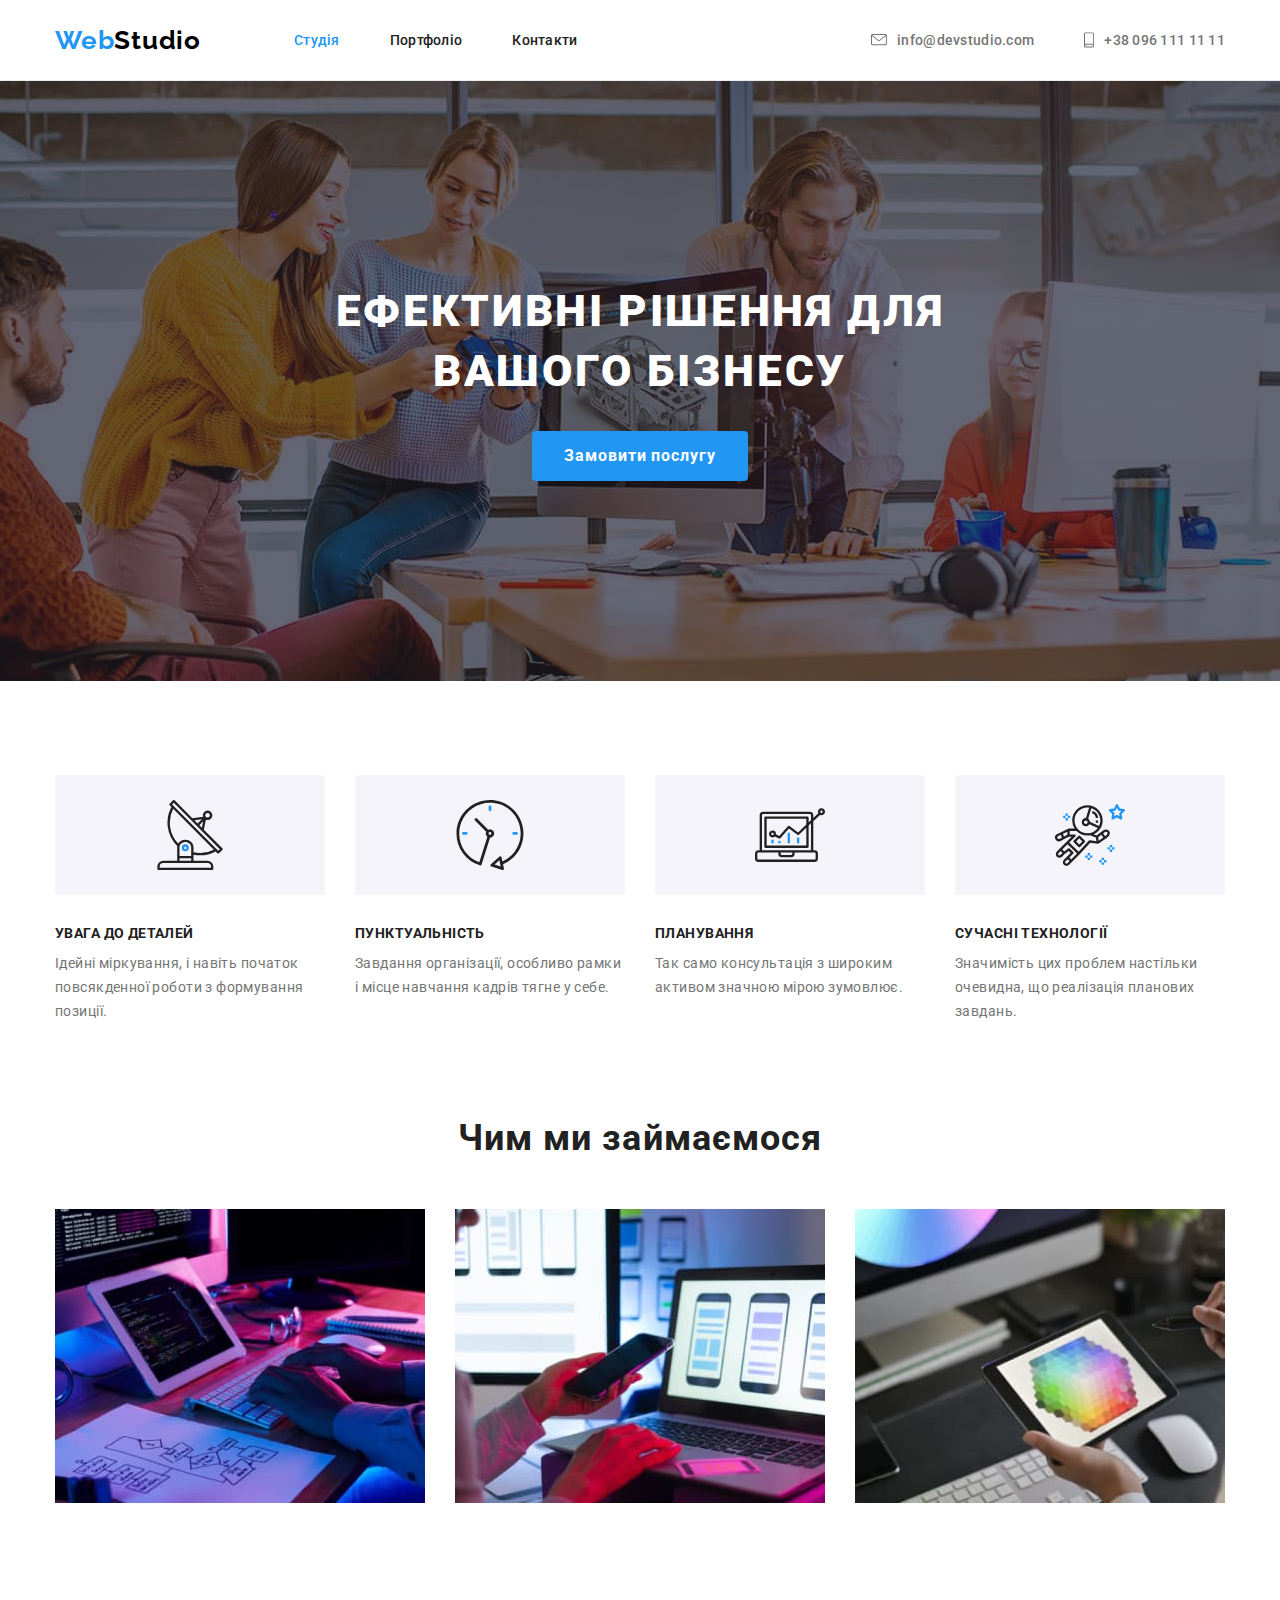
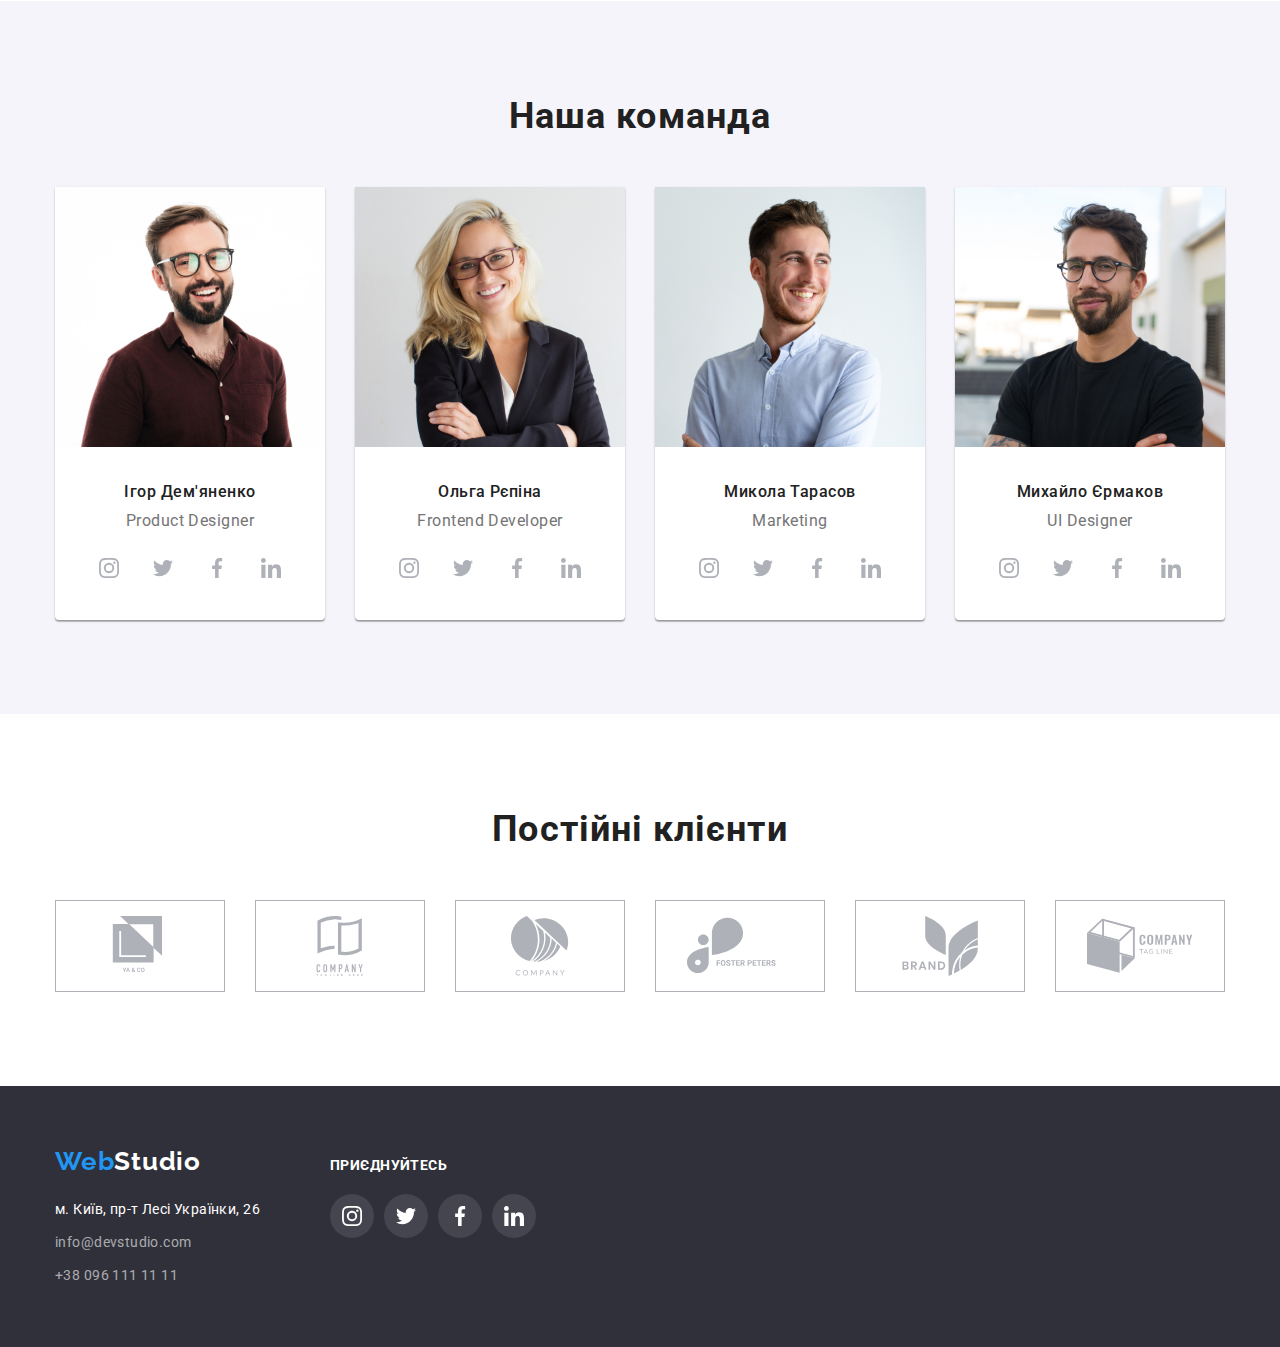
<file: index.html>
<!DOCTYPE html>
<html lang="en">

<head>
    <meta charset="UTF-8" />
    <meta http-equiv="X-UA-Compatible" content="IE=edge" />
    <meta name="viewport" content="width=device-width, initial-scale=1.0" />
    <title>WebStudio</title>
    <link rel="preconnect" href="https://fonts.googleapis.com">
    <link rel="preconnect" href="https://fonts.gstatic.com" crossorigin>
    <link
        href="https://fonts.googleapis.com/css2?family=Raleway:wght@700&family=Roboto:wght@400;500;700;900&display=swap"
        rel="stylesheet">
    <link rel="stylesheet"
        href="https://cdnjs.cloudflare.com/ajax/libs/modern-normalize/1.1.0/modern-normalize.min.css">
    <link rel="stylesheet" href="./css/styles.css">
</head>

<body>
    <!-- Header -->
    <header>
        <nav class="container main-nav">
            <a class="logo" href="./index.html">Web<span class="part-logo">Studio</span></a>
            <ul class="site-nav">
                <li class="item">
                    <a class="link current" href="">Студія</a>
                </li>
                <li class="item">
                    <a class="link" href="./portfolio.html">Портфоліо</a>
                </li>
                <li class="item">
                    <a class="link" href="">Контакти</a>
                </li>
            </ul>
            <ul class="contact">
                <li class="item">
                    <a class="link" href="mailto:info@devstudio.com">
                        <svg class="mail-icon" width="16" height="12">
                            <use href="./images/icons.svg#icon-mail"></use>
                        </svg>
                        info@devstudio.com
                    </a>
                </li>
                <li class="item">
                    <a class="link" href="tel:+380961111111">
                        <svg class="phone-icon" width="10" height="16">
                            <use href="./images/icons.svg#icon-phone"></use>
                        </svg>
                        +38 096 111 11 11
                    </a>
                </li>
            </ul>
        </nav>
    </header>
    <main>
        <!-- Hero -->
        <section class="section hero">
            <h1 class="hero-tittle">Ефективні рішення для вашого бізнесу</h1>
            <button class="hero-button pointer" type="button">Замовити послугу</button>
        </section>
        <!-- Benefits -->
        <section class="section benefits">
            <div class="container">
                <h2 class="section-title">Переваги</h2>
                <ul class="benefits-list">
                    <li class="item icon-atention">
                        <div class="item-icon">
                        <svg class="icon" width="70" height="70">
                            <use href="./images/icons.svg#icon-antenna"></use>
                        </svg></div>
                        <h3 class="benefits-title">УВАГА ДО ДЕТАЛЕЙ</h3>
                        <p>
                            Ідейні міркування, і навіть початок повсякденної роботи з
                            формування позиції.
                        </p>
                    </li>
                    <li class="item icon-punctuality">
                        <div class="item-icon">
                        <svg class="icon" width="70" height="70">
                            <use href="./images/icons.svg#icon-clock"></use>
                        </svg></div>
                        <h3 class="benefits-title">ПУНКТУАЛЬНІСТЬ</h3>
                        <p>
                            Завдання організації, особливо рамки і місце навчання кадрів тягне
                            у себе.
                        </p>
                    </li>
                    <li class="item icon-planning">
                        <div class="item-icon">
                        <svg class="icon" width="70" height="70">
                            <use href="./images/icons.svg#icon-diagram"></use>
                        </svg></div>
                        <h3 class="benefits-title">ПЛАНУВАННЯ</h3>
                        <p>
                            Так само консультація з широким активом значною мірою зумовлює.
                        </p>
                    </li>
                    <li class="item icon-modern">
                        <div class="item-icon">
                        <svg class="icon" width="70" height="70">
                            <use href="./images/icons.svg#icon-astronaut"></use>
                        </svg></div>
                        <h3 class="benefits-title">СУЧАСНІ ТЕХНОЛОГІЇ</h3>
                        <p>
                            Значимість цих проблем настільки очевидна, що реалізація планових
                            завдань.
                        </p>
                    </li>
                </ul>
            </div>
        </section>
        <!-- What we do -->
        <section class="section specialization">
            <div class="container">
                <h2 class="section-title">Чим ми займаємося</h2>
                <ul class="specialization-list">
                    <li class="item">
                        <a href=""><img src="./images/box1.jpg" alt="десктопні додатки" width="370"></a>
                    </li>
                    <li class="item">
                        <a href=""><img src="./images/box2.jpg" alt="мобільні додатки" width="370"></a>
                    </li>
                    <li class="item">
                        <a href=""></a><img src="./images/box3.jpg" alt="дизайнерські рішення" width="370"></a>
                    </li>
                </ul>
            </div>
        </section>
        <!-- Our team -->
        <section class="section team">
            <div class="container">
                <h2 class="section-title">Наша команда</h2>
                <ul class="team-list">
                    <li class="item">
                        <img src="./images/img.jpg" alt="фото спеціаліста" width="270" />
                        <h3 class="team-title">Ігор Дем'яненко</h3>
                        <p>Product Designer</p>
                        <ul class="social-icon">
                            <li class="social-item">
                                <a href="" class="social-link">
                                    <svg class="icon" width="20" height="20">
                                        <use href="./images/icons.svg#icon-instagram"></use>>
                                    </svg>
                                </a>
                            </li>
                            <li class="social-item">
                                <a href="" class="social-link">
                                    <svg class="icon" width="20" height="20">
                                        <use href="./images/icons.svg#icon-twitter"></use>>
                                    </svg>
                                </a>
                            </li>
                            <li class="social-item">
                                <a href="" class="social-link">
                                    <svg class="icon" width="20" height="20">
                                        <use href="./images/icons.svg#icon-facebook"></use>>
                                    </svg>
                                </a>
                            </li>
                            <li class="social-item">
                                <a href="" class="social-link">
                                    <svg class="icon" width="20" height="20">
                                        <use href="./images/icons.svg#icon-linkedin"></use>>
                                    </svg>
                                </a>
                            </li>
                        </ul>
                    </li>
                    <li class="item">
                        <img src="./images/img-2.jpg" alt="фото спеціаліста" width="270" />
                        <h3 class="team-title">Ольга Рєпіна</h3>
                        <p>Frontend Developer</p>
                        <ul class="social-icon">
                            <li class="social-item">
                                <a href="" class="social-link">
                                    <svg class="icon" width="20" height="20">
                                        <use href="./images/icons.svg#icon-instagram"></use>>
                                    </svg>
                                </a>
                            </li>
                            <li class="social-item">
                                <a href="" class="social-link">
                                    <svg class="icon" width="20" height="20">
                                        <use href="./images/icons.svg#icon-twitter"></use>>
                                    </svg>
                                </a>
                            </li>
                            <li class="social-item">
                                <a href="" class="social-link">
                                    <svg class="icon" width="20" height="20">
                                        <use href="./images/icons.svg#icon-facebook"></use>>
                                    </svg>
                                </a>
                            </li>
                            <li class="social-item">
                                <a href="" class="social-link">
                                    <svg class="icon" width="20" height="20">
                                        <use href="./images/icons.svg#icon-linkedin"></use>>
                                    </svg>
                                </a>
                            </li>
                        </ul>
                    </li>
                    <li class="item">
                        <img src="./images/img-3.jpg" alt="фото спеціаліста" width="270" />
                        <h3 class="team-title">Микола Тарасов</h3>
                        <p>Marketing</p>
                        <ul class="social-icon">
                            <li class="social-item">
                                <a href="" class="social-link">
                                    <svg class="icon" width="20" height="20">
                                        <use href="./images/icons.svg#icon-instagram"></use>>
                                    </svg>
                                </a>
                            </li>
                            <li class="social-item">
                                <a href="" class="social-link">
                                    <svg class="icon" width="20" height="20">
                                        <use href="./images/icons.svg#icon-twitter"></use>>
                                    </svg>
                                </a>
                            </li>
                            <li class="social-item">
                                <a href="" class="social-link">
                                    <svg class="icon" width="20" height="20">
                                        <use href="./images/icons.svg#icon-facebook"></use>>
                                    </svg>
                                </a>
                            </li>
                            <li class="social-item">
                                <a href="" class="social-link">
                                    <svg class="icon" width="20" height="20">
                                        <use href="./images/icons.svg#icon-linkedin"></use>>
                                    </svg>
                                </a>
                            </li>
                        </ul>
                    </li>
                    <li class="item">
                        <img src="./images/img-4.jpg" alt="фото спеціаліста" width="270" />
                        <h3 class="team-title">Михайло Єрмаков</h3>
                        <p>UI Designer</p>
                        <ul class="social-icon">
                            <li class="social-item">
                                <a href="" class="social-link">
                                    <svg class="icon" width="20" height="20">
                                        <use href="./images/icons.svg#icon-instagram"></use>>
                                    </svg>
                                </a>
                            </li>
                            <li class="social-item">
                                <a href="" class="social-link">
                                    <svg class="icon" width="20" height="20">
                                        <use href="./images/icons.svg#icon-twitter"></use>>
                                    </svg>
                                </a>
                            </li>
                            <li class="social-item">
                                <a href="" class="social-link">
                                    <svg class="icon" width="20" height="20">
                                        <use href="./images/icons.svg#icon-facebook"></use>>
                                    </svg>
                                </a>
                            </li>
                            <li class="social-item">
                                <a href="" class="social-link">
                                    <svg class="icon" width="20" height="20">
                                        <use href="./images/icons.svg#icon-linkedin"></use>>
                                    </svg>
                                </a>
                            </li>
                        </ul>
                    </li>
                </ul>
            </div>
        </section>
        <section class="section clients">
            <div class="container">
                <h2 class="section-title">Постійні клієнти</h2>
                <ul class="clients-list">
                    <li class="item">
                        <a href="" class="link">
                            <svg class="client-icon" width="106" height="60">
                                <use href="./images/icons.svg#icon-company-logo-1"></use>
                            </svg>
                        </a>
                    </li>
                    <li class="item">
                        <a href="" class="link">
                            <svg class="client-icon" width="106" height="60">
                                <use href="./images/icons.svg#icon-company-logo-2"></use>
                            </svg>
                        </a>
                    </li>
                    <li class="item">
                        <a href="" class="link">
                            <svg class="client-icon" width="106" height="60">
                                <use href="./images/icons.svg#icon-company-logo-3"></use>
                            </svg>
                        </a>
                    </li>
                    <li class="item">
                        <a href="" class="link">
                            <svg class="client-icon" width="106" height="60">
                                <use href="./images/icons.svg#icon-company-logo-4"></use>
                            </svg>
                        </a>
                    </li>
                    <li class="item">
                        <a href="" class="link">
                            <svg class="client-icon" width="106" height="60">
                                <use href="./images/icons.svg#icon-company-logo-5"></use>
                            </svg>
                        </a>
                    </li>
                    <li class="item">
                        <a href="" class="link">
                            <svg class="client-icon" width="106" height="60">
                                <use href="./images/icons.svg#icon-company-logo-6"></use>
                            </svg>
                        </a>
                    </li>
                </ul>
            </div>
        </section>
    </main>
    <!-- Footer -->
<footer>
    <div class="container">
        <div class="footer-wrapper">
            <a class="logo" href="./index.html">Web<span class="logo-footer">Studio</span></a>
            <address>
                <ul class="footer-list">
                    <li class="footer-subject">
                        <a class="link adress" href="https://goo.gl/maps/mhP16A6NYwnRhTqU8" target="_blank"
                            rel="noreferrer noopener nofollow">м. Київ, пр-т Лесі Українки, 26</a>
                    </li>
                    <li class="footer-subject"><a class="link" href="mailto:info@devstudio.com">info@devstudio.com</a></li>
                    <li class="footer-subject"><a class="link" href="tel:+380961111111">+38 096 111 11 11</a></li>
                </ul>
            </address>
        </div>
        <div class="footer-icons">
            <p>ПРИЄДНУЙТЕСЬ</p>
            <ul class="social-icon footer">
                <li class="social-item">
                    <a href="" class="social-link">
                        <svg class="icon" width="20" height="20">
                            <use href="./images/icons.svg#icon-instagram"></use>>
                        </svg>
                    </a>
                </li>
                <li class="social-item">
                    <a href="" class="social-link">
                        <svg class="icon" width="20" height="20">
                            <use href="./images/icons.svg#icon-twitter"></use>>
                        </svg>
                    </a>
                </li>
                <li class="social-item">
                    <a href="" class="social-link">
                        <svg class="icon" width="20" height="20">
                            <use href="./images/icons.svg#icon-facebook"></use>>
                        </svg>
                    </a>
                </li>
                <li class="social-item">
                    <a href="" class="social-link">
                        <svg class="icon" width="20" height="20">
                            <use href="./images/icons.svg#icon-linkedin"></use>>
                        </svg>
                    </a>
                </li>
            </ul>
        </div>
    </div>
</footer>
</body>

</html>
</file>
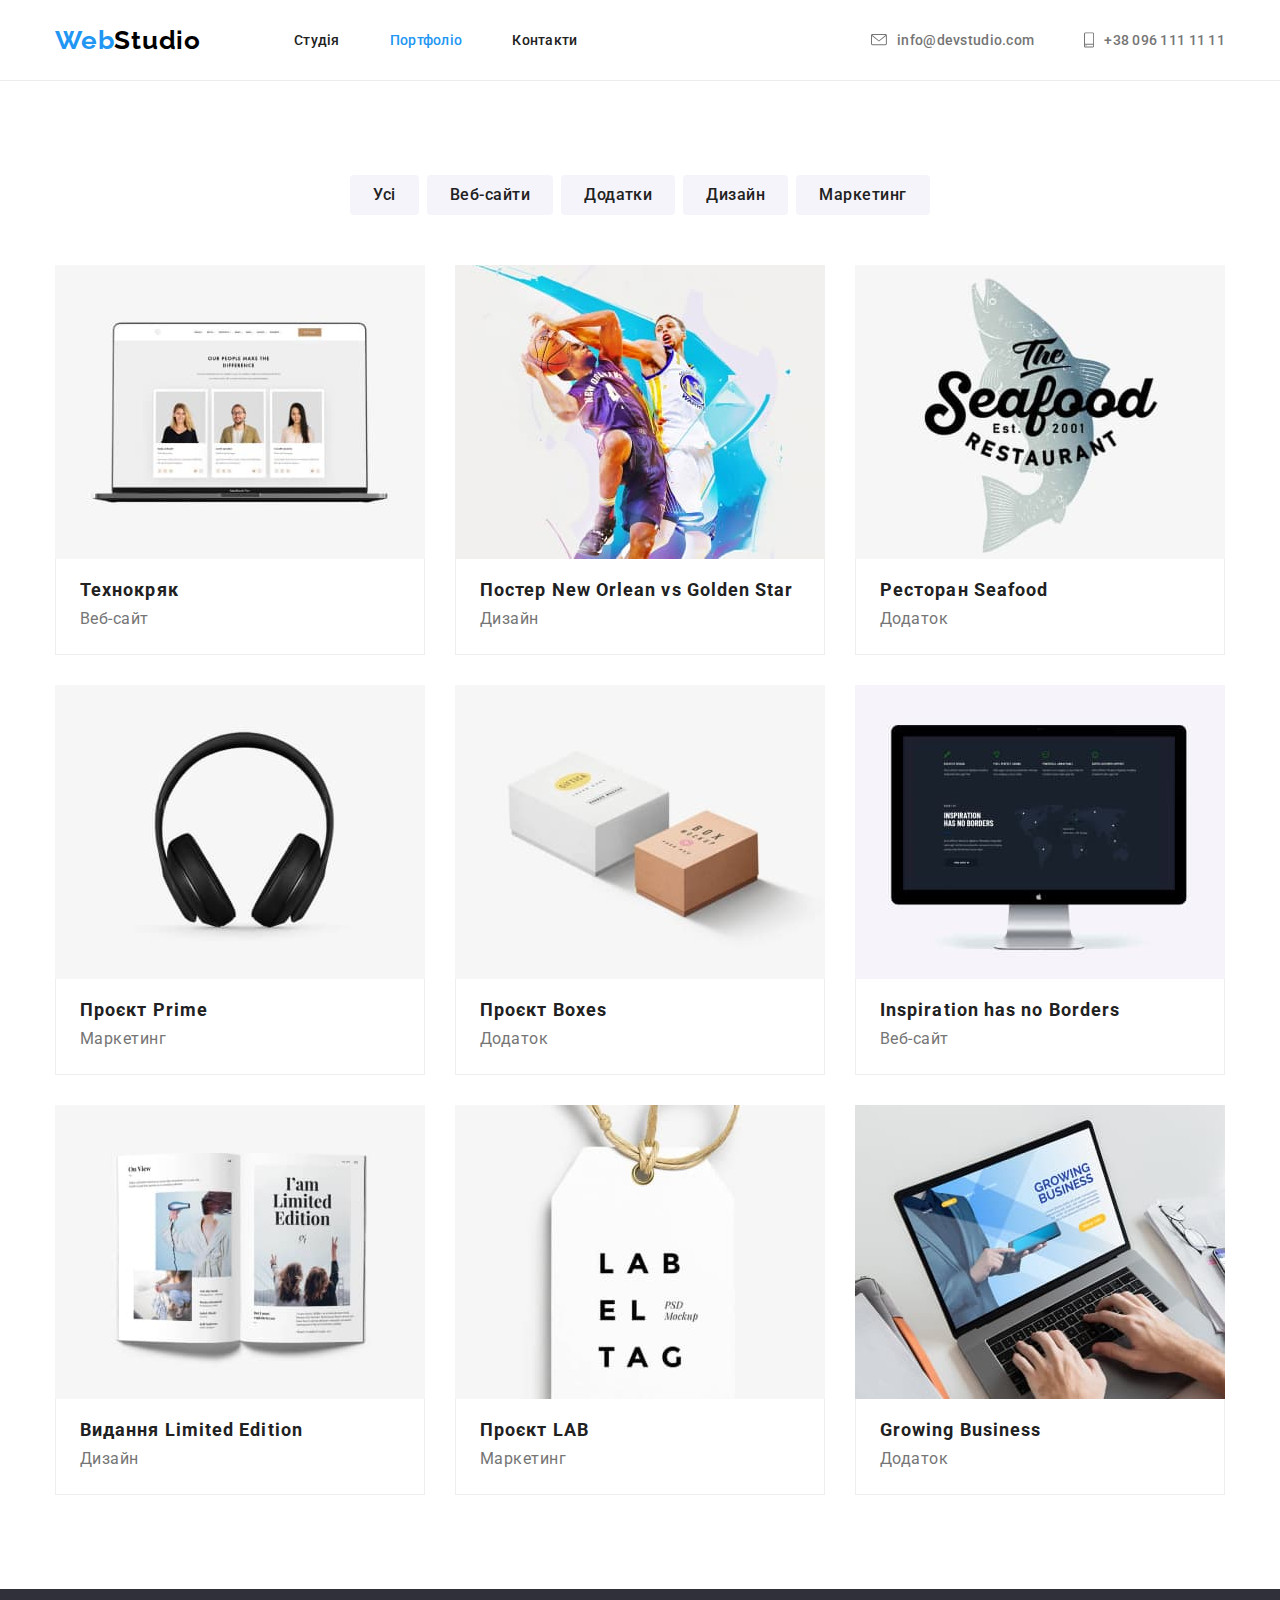
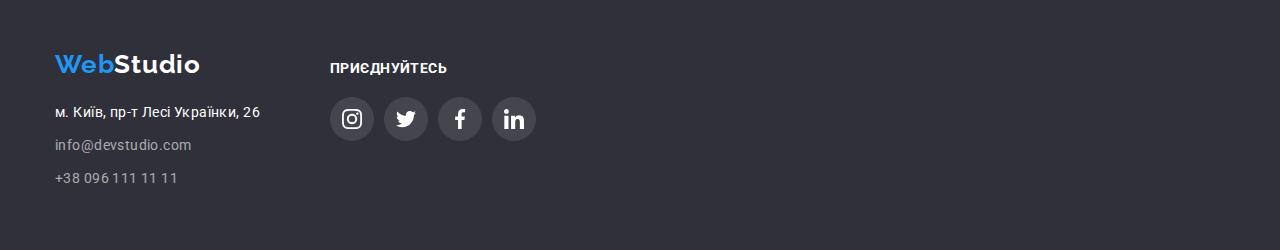
<file: portfolio.html>
<!DOCTYPE html>
<html lang="en">

<head>
    <meta charset="UTF-8" />
    <meta http-equiv="X-UA-Compatible" content="IE=edge" />
    <meta name="viewport" content="width=device-width, initial-scale=1.0" />
    <title>Portfolio</title>
    <link rel="preconnect" href="https://fonts.googleapis.com">
    <link rel="preconnect" href="https://fonts.gstatic.com" crossorigin>
    <link
        href="https://fonts.googleapis.com/css2?family=Raleway:wght@700&family=Roboto:wght@400;500;700;900&display=swap"
        rel="stylesheet">
    <link rel="stylesheet"
        href="https://cdnjs.cloudflare.com/ajax/libs/modern-normalize/1.1.0/modern-normalize.min.css">
    <link rel="stylesheet" href="./css/styles.css">
</head>

<body>
    <!-- Header -->
    <header>
        <nav class="container main-nav">
            <a class="logo" href="./index.html">Web<span class="part-logo">Studio</span></a>
            <ul class="site-nav">
                <li class="item">
                    <a class="link" href="./index.html">Студія</a>
                </li>
                <li class="item">
                    <a class="link current" href="./portfolio.html">Портфоліо</a>
                </li>
                <li class="item">
                    <a class="link" href="">Контакти</a>
                </li>
            </ul>
            <ul class="contact">
                <li class="item">
                    <a class="link" href="mailto:info@devstudio.com">
                        <svg class="mail-icon" width="16" height="12">
                            <use href="./images/icons.svg#icon-mail"></use>
                        </svg>
                        info@devstudio.com
                    </a>
                </li>
                <li class="item">
                    <a class="link" href="tel:+380961111111">
                        <svg class="phone-icon" width="10" height="16">
                            <use href="./images/icons.svg#icon-phone"></use>
                        </svg>
                        +38 096 111 11 11
                    </a>
                </li>
            </ul>
        </nav>
    </header>
    <main>
        <section class="section portfolio">
            <div class="container">
                <h1>Наші роботи</h1>
                <ul class="list-buttons">
                    <li class="item"><button class="button" type="button">Усі</button></li>
                    <li class="item"><button class="button" type="button">Веб-сайти</button></li>
                    <li class="item"><button class="button" type="button">Додатки</button></li>
                    <li class="item"><button class="button" type="button">Дизайн</button></li>
                    <li class="item"><button class="button" type="button">Маркетинг</button></li>
                </ul>
                <ul class="project-list">
                    <li class="item">
                        <a href class="content-link" >
                            <img src="./images/1.jpg" alt="тенокряк" width="370">
                            <div class="content-info">
                            <h2 class="caption">Технокряк</h2>
                            <p class="text-headline">Веб-сайт</p></div>
                        </a>
                    </li>
                    <li class="item">
                        <a href class="content-link">
                            <img src="./images/2.jpg" alt="постер" width="370">
                            <div class="content-info">
                            <h2 class="caption">Постер New Orlean vs Golden Star</h2>
                            <p class="text-headline">Дизайн</p></div>
                        </a>
                    </li>
                    <li class="item">
                        <a href class="content-link">
                            <img src="./images/3.jpg" alt="ресторан" width="370">
                            <div class="content-info">
                            <h2 class="caption">Ресторан Seafood</h2>
                            <p class="text-headline">Додаток</p></div>
                        </a>
                    </li>
                    <li class="item">
                        <a href class="content-link">
                            <img src="./images/4.jpg" alt="проект" width="370">
                            <div class="content-info">
                            <h2 class="caption">Проєкт Prime</h2>
                            <p class="text-headline">Маркетинг</p></div>
                        </a>
                    </li>
                    <li class="item">
                        <a href class="content-link">
                            <img src="./images/5.jpg" alt="проект" width="370">
                            <div class="content-info">
                            <h2 class="caption">Проєкт Boxes</h2>
                            <p class="text-headline">Додаток</p></div>
                        </a>
                    </li>
                    <li class="item">
                        <a href class="content-link">
                            <img src="./images/6.jpg" alt="натхнення без кордонів" width="370">
                            <div class="content-info">
                            <h2 class="caption">Inspiration has no Borders</h2>
                            <p class="text-headline">Веб-сайт</p></div>
                        </a>
                    </li>
                    <li class="item">
                        <a href class="content-link">
                            <img src="./images/7.jpg" alt="видання" width="370">
                            <div class="content-info">
                            <h2 class="caption">Видання Limited Edition</h2>
                            <p class="text-headline">Дизайн</p></div>
                        </a>
                    </li>
                    <li class="item">
                        <a href class="content-link">
                            <img src="./images/8.jpg" alt="проект" width="370">
                            <div class="content-info">
                            <h2 class="caption">Проєкт LAB</h2>
                            <p class="text-headline">Маркетинг</p></div>
                        </a>
                    </li>
                    <li class="item">
                        <a href class="content-link">
                            <img src="./images/9.jpg" alt="зростаючий бізнес" width="370">
                            <div class="content-info">
                            <h2 class="caption">Growing Business</h2>
                            <p class="text-headline">Додаток</p></div>
                        </a>
                    </li>
                </ul>
            </div>
        </section>
    </main>
    <!-- Footer -->
<footer>
    <div class="container">
        <div class="footer-wrapper">
            <a class="logo" href="./index.html">Web<span class="logo-footer">Studio</span></a>
            <address>
                <ul class="footer-list">
                    <li class="footer-subject">
                        <a class="link adress" href="https://goo.gl/maps/mhP16A6NYwnRhTqU8" target="_blank"
                            rel="noreferrer noopener nofollow">м. Київ, пр-т Лесі Українки, 26</a>
                    </li>
                    <li class="footer-subject"><a class="link" href="mailto:info@devstudio.com">info@devstudio.com</a>
                    </li>
                    <li class="footer-subject"><a class="link" href="tel:+380961111111">+38 096 111 11 11</a></li>
                </ul>
            </address>
        </div>
        <div class="footer-icons">
            <p>ПРИЄДНУЙТЕСЬ</p>
            <ul class="social-icon footer">
                <li class="social-item">
                    <a href="" class="social-link">
                        <svg class="icon" width="20" height="20">
                            <use href="./images/icons.svg#icon-instagram"></use>>
                        </svg>
                    </a>
                </li>
                <li class="social-item">
                    <a href="" class="social-link">
                        <svg class="icon" width="20" height="20">
                            <use href="./images/icons.svg#icon-twitter"></use>>
                        </svg>
                    </a>
                </li>
                <li class="social-item">
                    <a href="" class="social-link">
                        <svg class="icon" width="20" height="20">
                            <use href="./images/icons.svg#icon-facebook"></use>>
                        </svg>
                    </a>
                </li>
                <li class="social-item">
                    <a href="" class="social-link">
                        <svg class="icon" width="20" height="20">
                            <use href="./images/icons.svg#icon-linkedin"></use>>
                        </svg>
                    </a>
                </li>
            </ul>
        </div>
    </div>
</footer>
</body>

</html>
</file>
<file: css/styles.css>
/* основний колір фону білий #FFFFFF */
/* акцент #2196F3 */
/* вторинний колір фону #2F303A */

:root {
    --primary-text-color: #757575;
    --title-text-color: #212121;
    --accent-color: #2196f3;
    --color-social: #AFB1B8;
    --color-white: #ffffff;
}

body {
    font-family: Roboto, sans-serif;
    background-color: var(--color-white);
    color: var(--primary-text-color);
    overflow-x: hidden;
}

ul {
    list-style: none;
}

h1,
h2,
h3,
p,
ul {
    margin: 0 0;
    padding: 0 0;
}

.link {
    text-decoration: none;
}
.container {
    margin: 0 auto;
    width: 1200px;
    padding: 0 15px;
}

.section {
    padding-bottom: 94px;
    padding-top: 94px;
}

header {
    border-bottom: 1px solid #ececec;
}

.main-nav {
    display: flex;
    align-items: center;
}

/* Logo */

.logo {
    font-family: Raleway, sans-serif;
    color: var(--accent-color);
    font-weight: 700;
    font-size: 26px;
    line-height: calc(31 / 26);
    letter-spacing: 0.03em;
    text-decoration: none;
}

.part-logo {
    color: #000;
}

/* Site-nav */

.site-nav {
    display: flex;
    margin-left: 93px;
}

.contact .link,
.site-nav .link {
    display: block;
    padding-top: 32px;
    padding-bottom: 32px;
}

.contact .item+.item,
.site-nav .item+.item {
    margin-left: 50px;
}

.contact {
    display: flex;
    margin-left: auto;
}

.site-nav .link {
    font-weight: 500;
    font-size: 14px;
    line-height: calc(16 / 14);
    letter-spacing: 0.02em;
    color: var(--title-text-color);
}

.mail-icon,
.phone-icon {
    margin-right: 10px;
    fill: currentColor;
}



.contact .link {
    display: flex;
    align-items: center;
    justify-content: center;

    font-weight: 500;
    font-size: 14px;
    line-height: calc(16 / 14);
    letter-spacing: 0.02em;
    color: var(--primary-text-color);
}

.contact .mail-icon:hover,
.contact .mail-icon:focus,
.contact .phone-icon:hover,
.contact .phone-icon:focus {
    fill: var(--accent-color);
}

.site-nav .link:hover,
.site-nav .link:focus,
.contact .link:hover,
.contact .link:focus,
.footer-list .link:hover,
.footer-list .link:focus {
    color: var(--accent-color);
}
.link.current {
    color: var(--accent-color);}
/* Hero */

.hero {
    max-width: 1600px;
    height: 600px;
    margin-left: auto;
    margin-right: auto;
    background-image: linear-gradient(to right,
            rgba(47, 48, 58, 0.4),
            rgba(47, 48, 58, 0.4)),
        url(../images/01.jpg);
    background-color: rgba(47, 48, 58, 0.4);
    text-align: center;
    padding-top: 200px;
    padding-bottom: 200px;
    background-position: center;
    background-repeat: no-repeat;
    background-size: cover;
}

.hero-button {
    width: 216px;
    height: 50px;
    margin-top: 30px;
    border-radius: 4px;
    border: 1px solid transparent;
    background-color: var(--accent-color);
    color: var(--color-white);
    font-weight: 700;
    font-style: 16px;
    line-height: calc(30 / 16);
    letter-spacing: 0.06em;
}

.hero-tittle {
    width: 696px;
    margin-left: auto;
    margin-right: auto;
    color: var(--color-white);
    font-weight: 900;
    font-size: 44px;
    line-height: 60px;
    letter-spacing: 0.06em;
    text-transform: uppercase;
}

.section-title {
    color: var(--title-text-color);
    font-weight: 700;
    font-size: 36px;
    line-height: calc(42 / 36);
    text-align: center;
    letter-spacing: 0.03em;
}

/* Benefits */

.benefits .section-title {
    display: none;
}

.benefits-list .icon {
    background-color: #f5f4fa;
}

.benefits-list,
.specialization-list,
.team-list {
    display: flex;
}

.benefits-title {
    color: var(--title-text-color);
    font-weight: 700;
    font-size: 14px;
    line-height: calc(16 / 14);
    letter-spacing: 0.03em;
    margin-bottom: 10px;
}

.benefits {
    padding-bottom: 0;
}

.benefits .item,
.team-list .item {
    width: 270px;
    margin-right: 30px;
}

.benefits .item:last-child,
.team-list .item:last-child,
.specialization-list .item:last-child {
    margin-right: 0;
}

.benefits p {
    font-size: 14px;
    line-height: calc(24 / 14);
    letter-spacing: 0.03em;
}
.item-icon{
width: 270px;
height: 120px;
background: #F5F4FA;
border-radius: 4px;
display: flex;
justify-content: center;
align-items: center;
margin-bottom: 30px;
}

/* Specialization */

.specialization .section-title {
    margin-bottom: 50px;
}

.specialization-list .item {
    width: 370px;
    margin-right: 30px;
}

/* Our team */

.section.team {
    background-color: #f5f4fa;
}

.team .section-title {
    margin-bottom: 50px;
}

.team .item {
    background-color: var(--color-white);
    width: 270px;
    border-bottom-left-radius: 4px;
    border-bottom-right-radius: 4px;
    box-shadow: 0 2px 1px rgba(0, 0, 0, 0.2), 0 1px 1px rgba(0, 0, 0, 0.14),
        0 1px 3px rgba(0, 0, 0, 0.12);
}

.team-title {
    color: var(--title-text-color);
    font-weight: 500;
    font-size: 16px;
    line-height: calc(19 / 16);
    text-align: center;
    letter-spacing: 0.03em;
    margin-top: 30px;
    margin-bottom: 10px;
}

.team p {
    font-size: 16px;
    line-height: 19px;
    text-align: center;
    letter-spacing: 0.03em;
    margin-bottom: 16px;
}

.social-item {
    width: 44px;
    height: 44px;
    margin-right: 10px;
}

.social-icon {
    display: flex;
    align-items: center;
    padding-bottom: 30px;
    justify-content: center;

}

.social-item:nth-child(4) {
    margin-right: 0px;
}

.social-link {
    width: 100%;
    height: 100%;
    display: flex;
    align-items: center;
    justify-content: center;
    border-radius: 50%;
    color: var(--color-social);
}


.social-icon .icon {
    fill: currentColor;
}

.social-link:hover,
.social-link:focus {
    background-color: var(--accent-color);
    color: var(--color-white);
}

/* Clients */

.clients-list {
    display: flex;
}


.clients-list .item {
    width: 170px;
    height: 92px;
    margin-right: 30px;

    border-radius: 4px;
}

.clients-list .link {
    width: 100%;
    height: 100%;
    display: flex;
    align-items: center;
    justify-content: center;
    border: 1px solid #afb1b8;
    color: var(--color-social);

}

.clients-list .client-icon {
    fill: currentColor;
}

.clients-list .item:last-child {
    margin-right: 0;
}

.clients-list .link:hover,
.clients-list .linkfocus {
    color: var(--accent-color);
    border: 1px solid var(--accent-color);
}

.clients .section-title {
    margin-bottom: 50px;
}
/* Footer */

footer {
    background-color: #2f303a;
    padding-top: 60px;
    padding-bottom: 60px;
    font-style: normal;
}

address {
    font-style: normal;
}

.logo-footer {
    color: var(--color-white);
}

footer .footer-list {
    margin-top: 20px;
}

.footer-list a {
    color: rgba(255, 255, 255, 0.6);
    text-decoration: none;
    font-size: 14px;
    line-height: calc(24 / 14);
    letter-spacing: 0.03em;
}

.footer-list .adress {
    color: var(--color-white);
}

.footer-icons h1 {
    text-transform: uppercase;
    color: var(--color-white);
    font-size: 14px;
    line-height: calc(16.41 / 14);
    letter-spacing: 0.03em;
}
.container-footer,
.footer-icons{
    display: flex;
}
.footer-info {
    margin-left: 215px;
}

.footer-icons {
    margin-left: 70px;
    flex-direction: column;
}

.footer-icons .social-icon {
    margin-left: 0;
}

.footer-icons .social-item {
    background-color: rgba(255, 255, 255, 0.1);
    border-radius: 50%;
}

.footer-icons h1 {
    margin-top: 12px;
    margin-bottom: 20px;
}

.footer-icons .icon {
    fill: var(--color-white);
}
.footer-list .link:last-child {
    margin-bottom: 0px;
}
.footer-subject {
    margin-bottom: 9px;
}
.footer-subject:last-child {
    margin-bottom: 0px;}
.social-icon.footer{
    padding-bottom: 0;
}

/* Portfolio */

.portfolio h1 {
    display: none;
}

.list-buttons .button {
    color: var(--title-text-color);
    background-color: #f5f4fa;
    font-weight: 500;
    font-size: 16px;
    line-height: calc(26 / 16);
    text-align: center;
    letter-spacing: 0.03em;
    text-decoration: none;
    cursor: pointer;
}

.list-buttons button:hover,
.list-buttons button:focus {
    color: #ffffff;
    background: var(--accent-color);
    box-shadow: 0px 3px 1px rgba(0, 0, 0, 0.1), 0px 1px 2px rgba(0, 0, 0, 0.08), 0px 2px 2px rgba(0, 0, 0, 0.12);
}

.list-buttons {
    display: flex;
    justify-content: center;
    margin-bottom: 50px;
}

.list-buttons .item {
    margin-right: 8px;
}

.list-buttons .item:last-child {
    margin-right: 0;
}
.pointer {
    cursor: pointer;}

.project-list {
    display: flex;
    flex-wrap: wrap;
}

.project-list .item {
    display: block;
    margin-right: 30px;
    margin-bottom: 30px;
    width: 370px;

}
.project-list .caption {
        margin-bottom: 4px;
}
.caption {
    font-weight: 700;
    font-size: 18px;
    line-height: 1.17;
    letter-spacing: 0.06em;
    color: var(--primery-text-color);
    margin-top: 0;
    font-style: normal;
    color: #212121;
}
.text-headline {
    font-weight: 400;
    font-size: 16px;
    line-height: 1.87;
    letter-spacing: 0.03em;
    color: #757575;
    margin-top: 0;
    margin-bottom: 0;
}

.content-link {
    display: block;
}

.content-link:hover,
.content-link:focus {
    box-shadow: 0px 1px 1px rgba(0, 0, 0, 0.12), 0px 4px 4px rgba(0, 0, 0, 0.06), 1px 4px 6px rgba(0, 0, 0, 0.16);
}

.project-list .item:nth-child(3n) {
    margin-right: 0;
}

.project-list .item:nth-last-child(-n + 3) {
    margin-bottom: 0px;
}
.content-link img {
    width: 100%;
    height: auto;
    display: block;
}

.button {
    padding: 6px 22px;
    border-radius: 4px;
    border: 1px solid transparent;
}

.project-list a {
    text-decoration: none;
}

footer .container {
display: flex;
align-items: baseline;
}
.footer-icons p{
    font-style: normal;
        font-weight: 700;
        font-size: 14px;
        line-height: 1.14;
        letter-spacing: 0.03em;
        text-transform: uppercase;
        color: var(--color-white);
        margin-bottom: 20px;
}
.logo.foot{
    margin-bottom: 30px;
}
        .content-info {
        padding-top: 20px;
        padding-right: 24px;
        padding-bottom: 20px;
        padding-left: 24px;
        border: 1px solid #EEEEEE;
        border-top: 0;}
</file>
